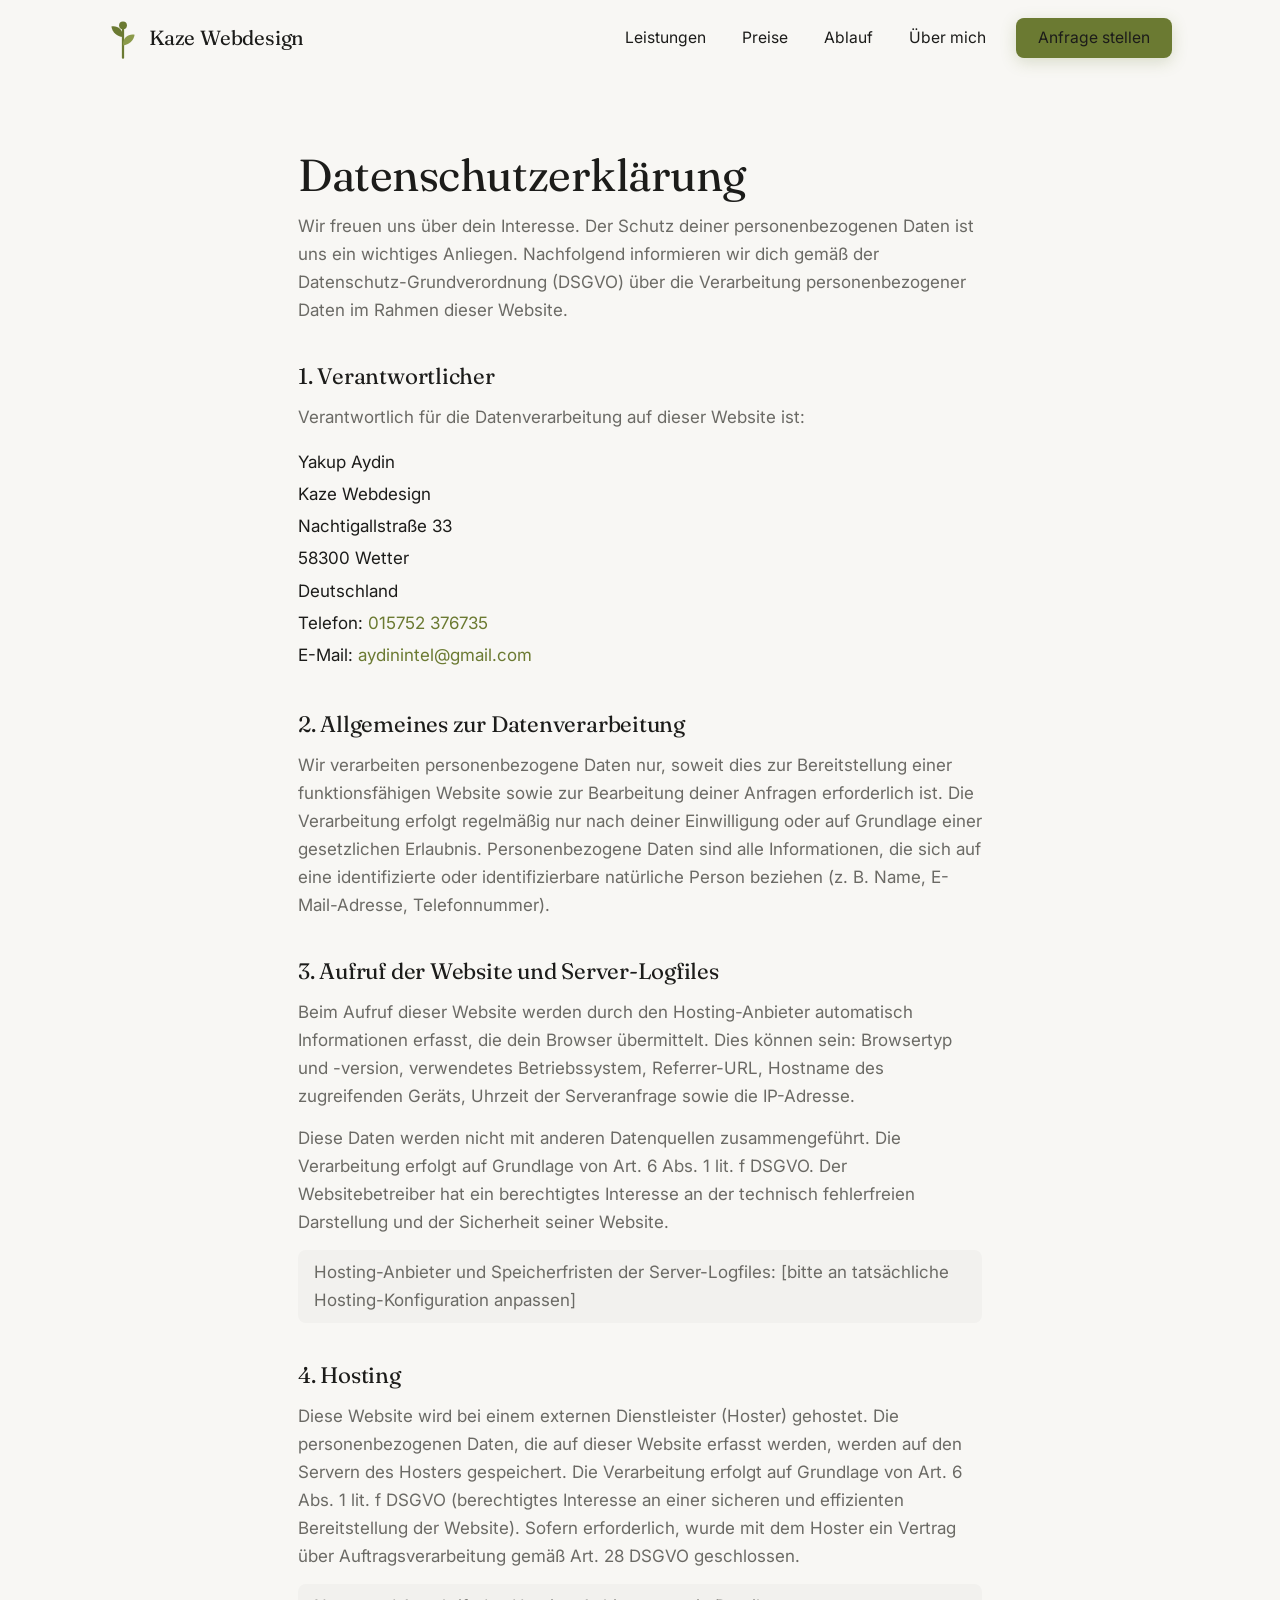
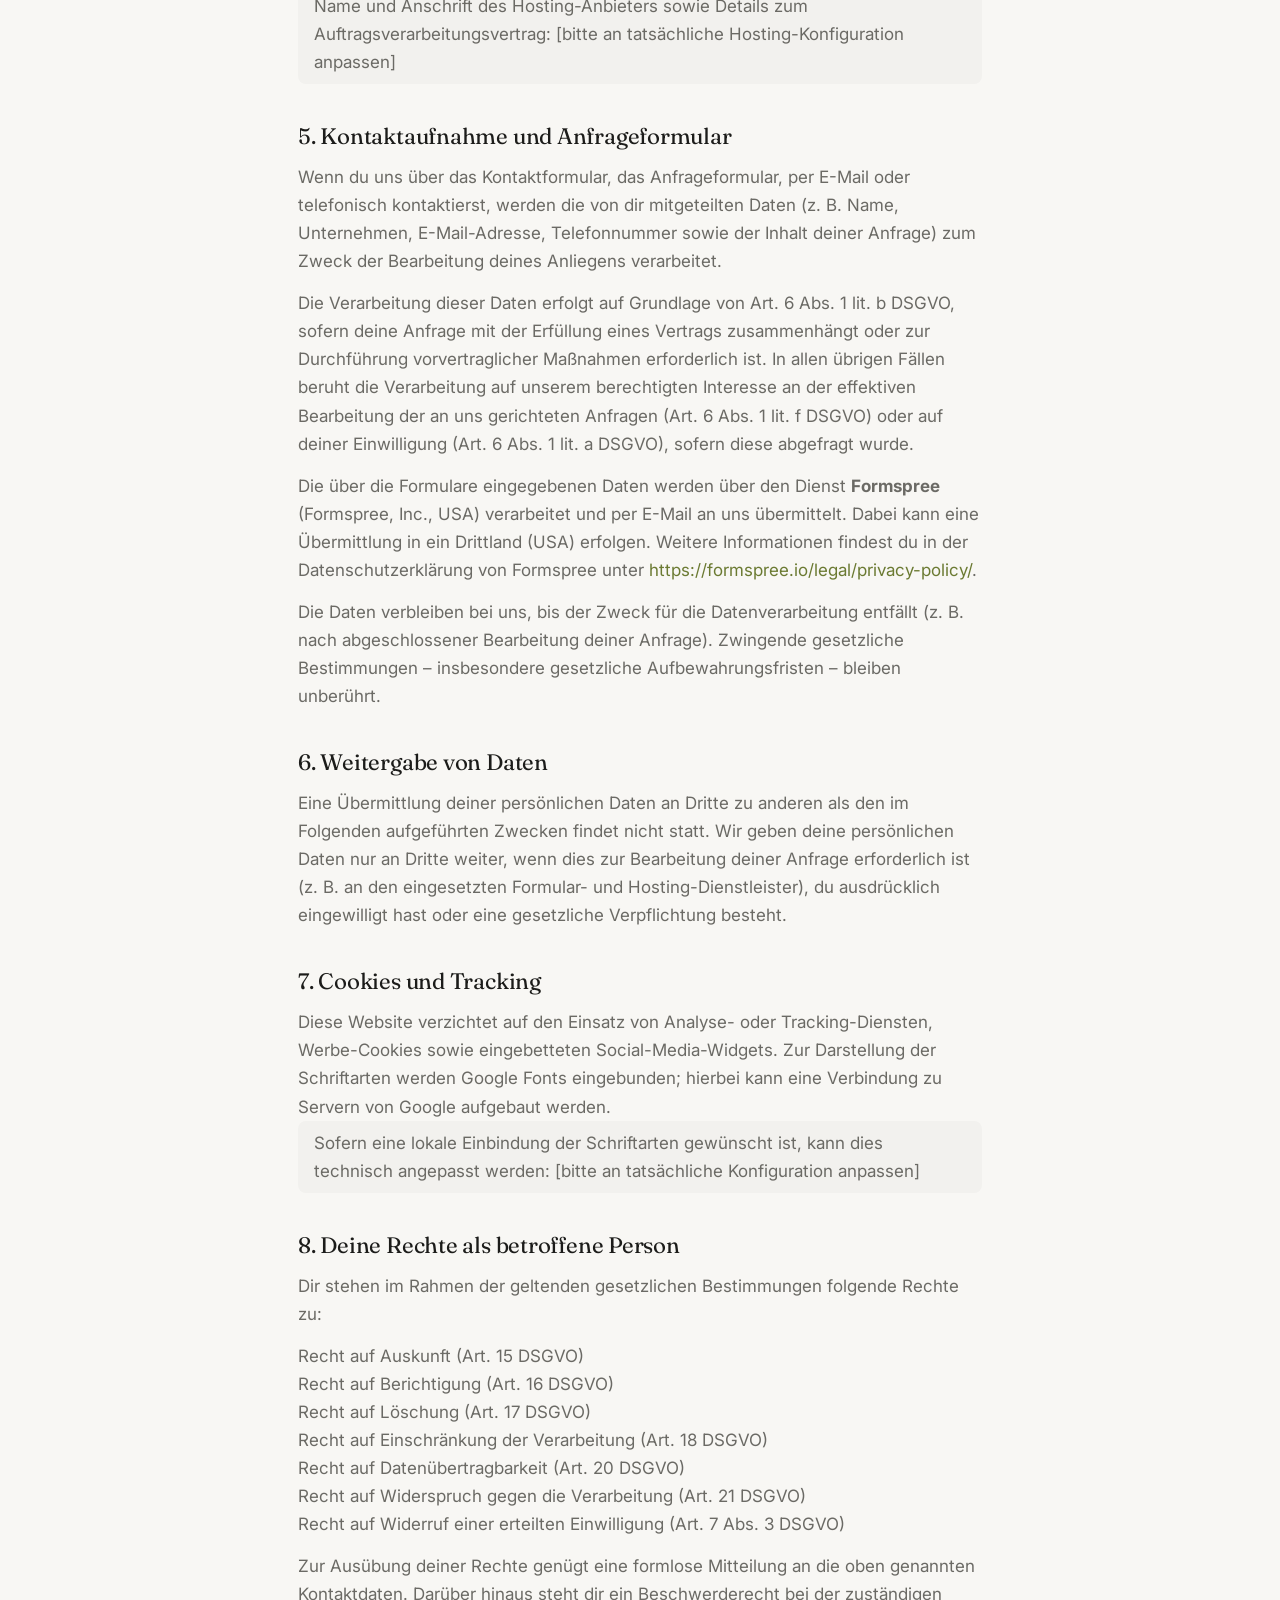
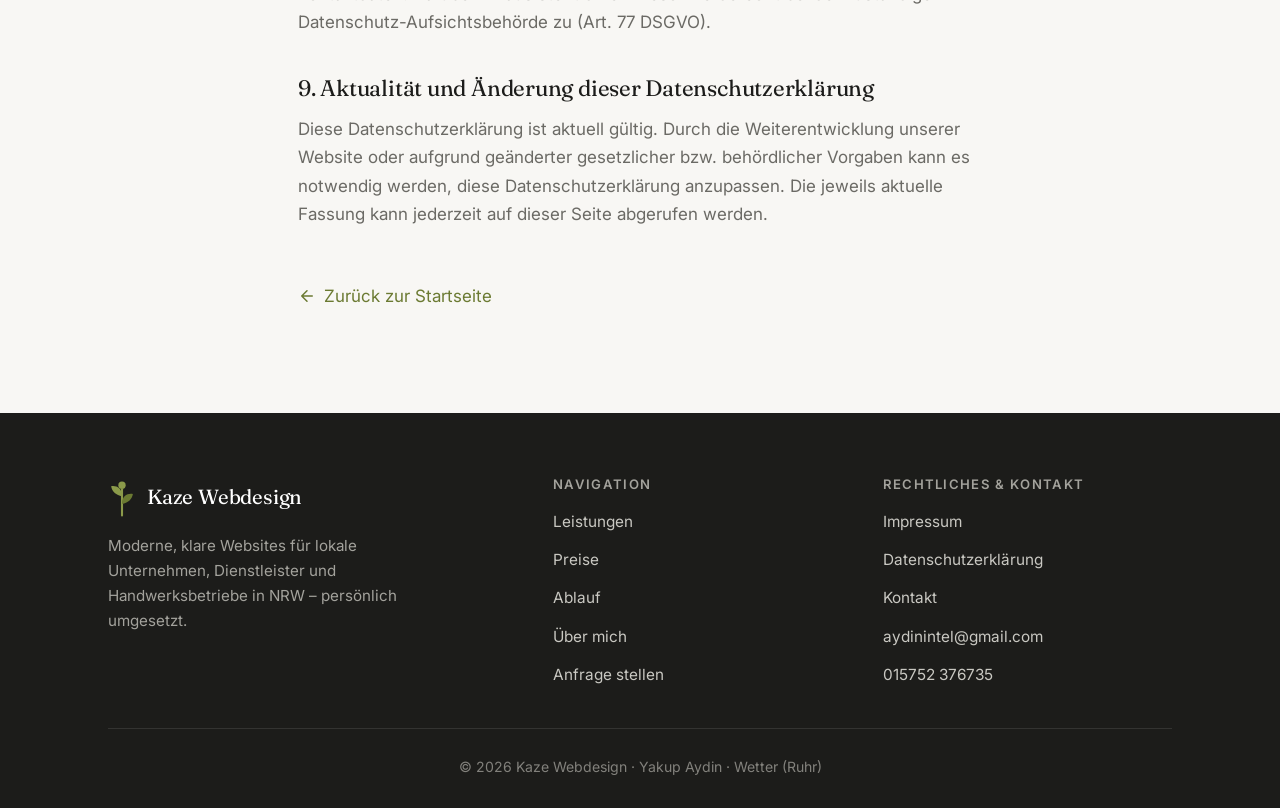
<file: datenschutz.html>
<!DOCTYPE html>
<html lang="de">
<head>
  <meta charset="UTF-8">
  <meta name="viewport" content="width=device-width, initial-scale=1.0">
  <title>Datenschutzerklärung — Kaze Webdesign</title>
  <meta name="description" content="Datenschutzerklärung von Kaze Webdesign (Inhaber: Yakup Aydin), Wetter (Ruhr) – Informationen zur Verarbeitung personenbezogener Daten gemäß DSGVO.">
  <meta name="robots" content="index, follow">
  <link rel="canonical" href="https://kaze-webdesign.de/datenschutz.html">
  <meta property="og:type" content="website">
  <meta property="og:title" content="Datenschutzerklärung — Kaze Webdesign">
  <meta property="og:description" content="Informationen zur Verarbeitung personenbezogener Daten gemäß DSGVO.">
  <meta property="og:locale" content="de_DE">

  <link rel="icon" href="data:image/svg+xml,<svg xmlns='http://www.w3.org/2000/svg' viewBox='0 0 32 44'><path d='M16 42V14' stroke='%236B7A32' stroke-width='2.4' fill='none' stroke-linecap='round'/><path d='M16 20c-6-1-11-5-12-11 6-1 11 3 12 9z' fill='%236B7A32'/><path d='M16 28c6-1 11-5 12-11-6-1-11 3-12 9z' fill='%238B9A4A'/><circle cx='16' cy='9' r='4' fill='%236B7A32'/></svg>">
  <link rel="preconnect" href="https://fonts.googleapis.com">
  <link rel="preconnect" href="https://fonts.gstatic.com" crossorigin>
  <link href="https://fonts.googleapis.com/css2?family=Fraunces:ital,opsz,wght@0,9..144,300;0,9..144,400;0,9..144,500;1,9..144,300;1,9..144,400&family=Inter:wght@300;400;500;600&display=swap" rel="stylesheet">
  <link rel="stylesheet" href="style.css">
</head>
<body>
  <a class="skip-link" href="#main">Zum Inhalt springen</a>

  <header class="nav scrolled" id="nav">
    <div class="container nav-inner">
      <a class="brand" href="index.html" aria-label="Kaze Webdesign — zur Startseite">
        <svg width="30" height="42" viewBox="0 0 32 44" fill="none" aria-hidden="true" focusable="false">
          <path d="M16 43V13" stroke="#6B7A32" stroke-width="2.4" stroke-linecap="round"/>
          <path d="M16 21c-6.5-1-11.5-5.2-12.4-11.4C10.2 8.4 15.4 12.6 16 19.2z" fill="#6B7A32"/>
          <path d="M16 30c6.5-1 11.5-5.2 12.4-11.4C21.8 17.4 16.6 21.6 16 27.8z" fill="#8B9A4A"/>
          <circle cx="16" cy="8.5" r="4.2" fill="#6B7A32"/>
        </svg>
        <span class="brand-name">Kaze Webdesign</span>
      </a>
      <nav class="nav-links" id="navLinks" aria-label="Hauptnavigation">
        <a href="index.html#leistungen">Leistungen</a>
        <a href="index.html#preise">Preise</a>
        <a href="index.html#ablauf">Ablauf</a>
        <a href="index.html#ueber-mich">Über mich</a>
        <a href="index.html#anfrage" class="btn btn-primary">Anfrage stellen</a>
      </nav>
      <button class="nav-toggle" id="navToggle" aria-label="Menü öffnen" aria-expanded="false" aria-controls="navLinks">
        <span></span><span></span><span></span>
      </button>
    </div>
  </header>
  <div class="nav-overlay" id="navOverlay" hidden></div>

  <main id="main" class="legal">
    <div class="container legal-wrap">
      <h1>Datenschutzerklärung</h1>
      <p class="lead">Wir freuen uns über dein Interesse. Der Schutz deiner personenbezogenen Daten ist uns ein wichtiges Anliegen. Nachfolgend informieren wir dich gemäß der Datenschutz-Grundverordnung (DSGVO) über die Verarbeitung personenbezogener Daten im Rahmen dieser Website.</p>

      <h2>1. Verantwortlicher</h2>
      <p>Verantwortlich für die Datenverarbeitung auf dieser Website ist:</p>
      <address>
        Yakup Aydin<br>
        Kaze Webdesign<br>
        Nachtigallstraße 33<br>
        58300 Wetter<br>
        Deutschland<br>
        Telefon: <a href="tel:+4915752376735">015752 376735</a><br>
        E-Mail: <a href="mailto:aydinintel@gmail.com">aydinintel@gmail.com</a>
      </address>

      <h2>2. Allgemeines zur Datenverarbeitung</h2>
      <p>Wir verarbeiten personenbezogene Daten nur, soweit dies zur Bereitstellung einer funktionsfähigen Website sowie zur Bearbeitung deiner Anfragen erforderlich ist. Die Verarbeitung erfolgt regelmäßig nur nach deiner Einwilligung oder auf Grundlage einer gesetzlichen Erlaubnis. Personenbezogene Daten sind alle Informationen, die sich auf eine identifizierte oder identifizierbare natürliche Person beziehen (z. B. Name, E-Mail-Adresse, Telefonnummer).</p>

      <h2>3. Aufruf der Website und Server-Logfiles</h2>
      <p>Beim Aufruf dieser Website werden durch den Hosting-Anbieter automatisch Informationen erfasst, die dein Browser übermittelt. Dies können sein: Browsertyp und -version, verwendetes Betriebssystem, Referrer-URL, Hostname des zugreifenden Geräts, Uhrzeit der Serveranfrage sowie die IP-Adresse.</p>
      <p>Diese Daten werden nicht mit anderen Datenquellen zusammengeführt. Die Verarbeitung erfolgt auf Grundlage von Art. 6 Abs. 1 lit. f DSGVO. Der Websitebetreiber hat ein berechtigtes Interesse an der technisch fehlerfreien Darstellung und der Sicherheit seiner Website.</p>
      <p><span class="muted-block">Hosting-Anbieter und Speicherfristen der Server-Logfiles: [bitte an tatsächliche Hosting-Konfiguration anpassen]</span></p>

      <h2>4. Hosting</h2>
      <p>Diese Website wird bei einem externen Dienstleister (Hoster) gehostet. Die personenbezogenen Daten, die auf dieser Website erfasst werden, werden auf den Servern des Hosters gespeichert. Die Verarbeitung erfolgt auf Grundlage von Art. 6 Abs. 1 lit. f DSGVO (berechtigtes Interesse an einer sicheren und effizienten Bereitstellung der Website). Sofern erforderlich, wurde mit dem Hoster ein Vertrag über Auftragsverarbeitung gemäß Art. 28 DSGVO geschlossen.</p>
      <p><span class="muted-block">Name und Anschrift des Hosting-Anbieters sowie Details zum Auftragsverarbeitungsvertrag: [bitte an tatsächliche Hosting-Konfiguration anpassen]</span></p>

      <h2>5. Kontaktaufnahme und Anfrageformular</h2>
      <p>Wenn du uns über das Kontaktformular, das Anfrageformular, per E-Mail oder telefonisch kontaktierst, werden die von dir mitgeteilten Daten (z. B. Name, Unternehmen, E-Mail-Adresse, Telefonnummer sowie der Inhalt deiner Anfrage) zum Zweck der Bearbeitung deines Anliegens verarbeitet.</p>
      <p>Die Verarbeitung dieser Daten erfolgt auf Grundlage von Art. 6 Abs. 1 lit. b DSGVO, sofern deine Anfrage mit der Erfüllung eines Vertrags zusammenhängt oder zur Durchführung vorvertraglicher Maßnahmen erforderlich ist. In allen übrigen Fällen beruht die Verarbeitung auf unserem berechtigten Interesse an der effektiven Bearbeitung der an uns gerichteten Anfragen (Art. 6 Abs. 1 lit. f DSGVO) oder auf deiner Einwilligung (Art. 6 Abs. 1 lit. a DSGVO), sofern diese abgefragt wurde.</p>
      <p>Die über die Formulare eingegebenen Daten werden über den Dienst <strong>Formspree</strong> (Formspree, Inc., USA) verarbeitet und per E-Mail an uns übermittelt. Dabei kann eine Übermittlung in ein Drittland (USA) erfolgen. Weitere Informationen findest du in der Datenschutzerklärung von Formspree unter <a href="https://formspree.io/legal/privacy-policy/" target="_blank" rel="noopener noreferrer">https://formspree.io/legal/privacy-policy/</a>.</p>
      <p>Die Daten verbleiben bei uns, bis der Zweck für die Datenverarbeitung entfällt (z. B. nach abgeschlossener Bearbeitung deiner Anfrage). Zwingende gesetzliche Bestimmungen – insbesondere gesetzliche Aufbewahrungsfristen – bleiben unberührt.</p>

      <h2>6. Weitergabe von Daten</h2>
      <p>Eine Übermittlung deiner persönlichen Daten an Dritte zu anderen als den im Folgenden aufgeführten Zwecken findet nicht statt. Wir geben deine persönlichen Daten nur an Dritte weiter, wenn dies zur Bearbeitung deiner Anfrage erforderlich ist (z. B. an den eingesetzten Formular- und Hosting-Dienstleister), du ausdrücklich eingewilligt hast oder eine gesetzliche Verpflichtung besteht.</p>

      <h2>7. Cookies und Tracking</h2>
      <p>Diese Website verzichtet auf den Einsatz von Analyse- oder Tracking-Diensten, Werbe-Cookies sowie eingebetteten Social-Media-Widgets. Zur Darstellung der Schriftarten werden Google Fonts eingebunden; hierbei kann eine Verbindung zu Servern von Google aufgebaut werden. <span class="muted-block">Sofern eine lokale Einbindung der Schriftarten gewünscht ist, kann dies technisch angepasst werden: [bitte an tatsächliche Konfiguration anpassen]</span></p>

      <h2>8. Deine Rechte als betroffene Person</h2>
      <p>Dir stehen im Rahmen der geltenden gesetzlichen Bestimmungen folgende Rechte zu:</p>
      <p>
        Recht auf Auskunft (Art. 15 DSGVO)<br>
        Recht auf Berichtigung (Art. 16 DSGVO)<br>
        Recht auf Löschung (Art. 17 DSGVO)<br>
        Recht auf Einschränkung der Verarbeitung (Art. 18 DSGVO)<br>
        Recht auf Datenübertragbarkeit (Art. 20 DSGVO)<br>
        Recht auf Widerspruch gegen die Verarbeitung (Art. 21 DSGVO)<br>
        Recht auf Widerruf einer erteilten Einwilligung (Art. 7 Abs. 3 DSGVO)
      </p>
      <p>Zur Ausübung deiner Rechte genügt eine formlose Mitteilung an die oben genannten Kontaktdaten. Darüber hinaus steht dir ein Beschwerderecht bei der zuständigen Datenschutz-Aufsichtsbehörde zu (Art. 77 DSGVO).</p>

      <h2>9. Aktualität und Änderung dieser Datenschutzerklärung</h2>
      <p>Diese Datenschutzerklärung ist aktuell gültig. Durch die Weiterentwicklung unserer Website oder aufgrund geänderter gesetzlicher bzw. behördlicher Vorgaben kann es notwendig werden, diese Datenschutzerklärung anzupassen. Die jeweils aktuelle Fassung kann jederzeit auf dieser Seite abgerufen werden.</p>

      <a class="back-home" href="index.html">
        <svg width="18" height="18" viewBox="0 0 24 24" fill="none" stroke="currentColor" stroke-width="2" stroke-linecap="round" stroke-linejoin="round" aria-hidden="true"><path d="M19 12H5M12 19l-7-7 7-7"/></svg>
        Zurück zur Startseite
      </a>
    </div>
  </main>

  <footer class="footer">
    <div class="container">
      <div class="footer-top">
        <div>
          <a class="brand" href="index.html" aria-label="Kaze Webdesign — zur Startseite">
            <svg width="28" height="40" viewBox="0 0 32 44" fill="none" aria-hidden="true" focusable="false">
              <path d="M16 43V13" stroke="#8B9A4A" stroke-width="2.4" stroke-linecap="round"/>
              <path d="M16 21c-6.5-1-11.5-5.2-12.4-11.4C10.2 8.4 15.4 12.6 16 19.2z" fill="#8B9A4A"/>
              <path d="M16 30c6.5-1 11.5-5.2 12.4-11.4C21.8 17.4 16.6 21.6 16 27.8z" fill="#6B7A32"/>
              <circle cx="16" cy="8.5" r="4.2" fill="#8B9A4A"/>
            </svg>
            <span class="brand-name">Kaze Webdesign</span>
          </a>
          <p class="footer-about">Moderne, klare Websites für lokale Unternehmen, Dienstleister und Handwerksbetriebe in NRW – persönlich umgesetzt.</p>
        </div>
        <div class="footer-col">
          <h4>Navigation</h4>
          <ul>
            <li><a href="index.html#leistungen">Leistungen</a></li>
            <li><a href="index.html#preise">Preise</a></li>
            <li><a href="index.html#ablauf">Ablauf</a></li>
            <li><a href="index.html#ueber-mich">Über mich</a></li>
            <li><a href="index.html#anfrage">Anfrage stellen</a></li>
          </ul>
        </div>
        <div class="footer-col">
          <h4>Rechtliches & Kontakt</h4>
          <ul>
            <li><a href="impressum.html">Impressum</a></li>
            <li><a href="datenschutz.html">Datenschutzerklärung</a></li>
            <li><a href="index.html#kontakt">Kontakt</a></li>
            <li><a href="mailto:aydinintel@gmail.com">aydinintel@gmail.com</a></li>
            <li><a href="tel:+4915752376735">015752 376735</a></li>
          </ul>
        </div>
      </div>
      <div class="footer-bottom">© <span class="copyright-year">2026</span> Kaze Webdesign · Yakup Aydin · Wetter (Ruhr)</div>
    </div>
  </footer>

  <script src="https://cdnjs.cloudflare.com/ajax/libs/gsap/3.12.5/gsap.min.js"></script>
  <script src="script.js"></script>
</body>
</html>
</file>
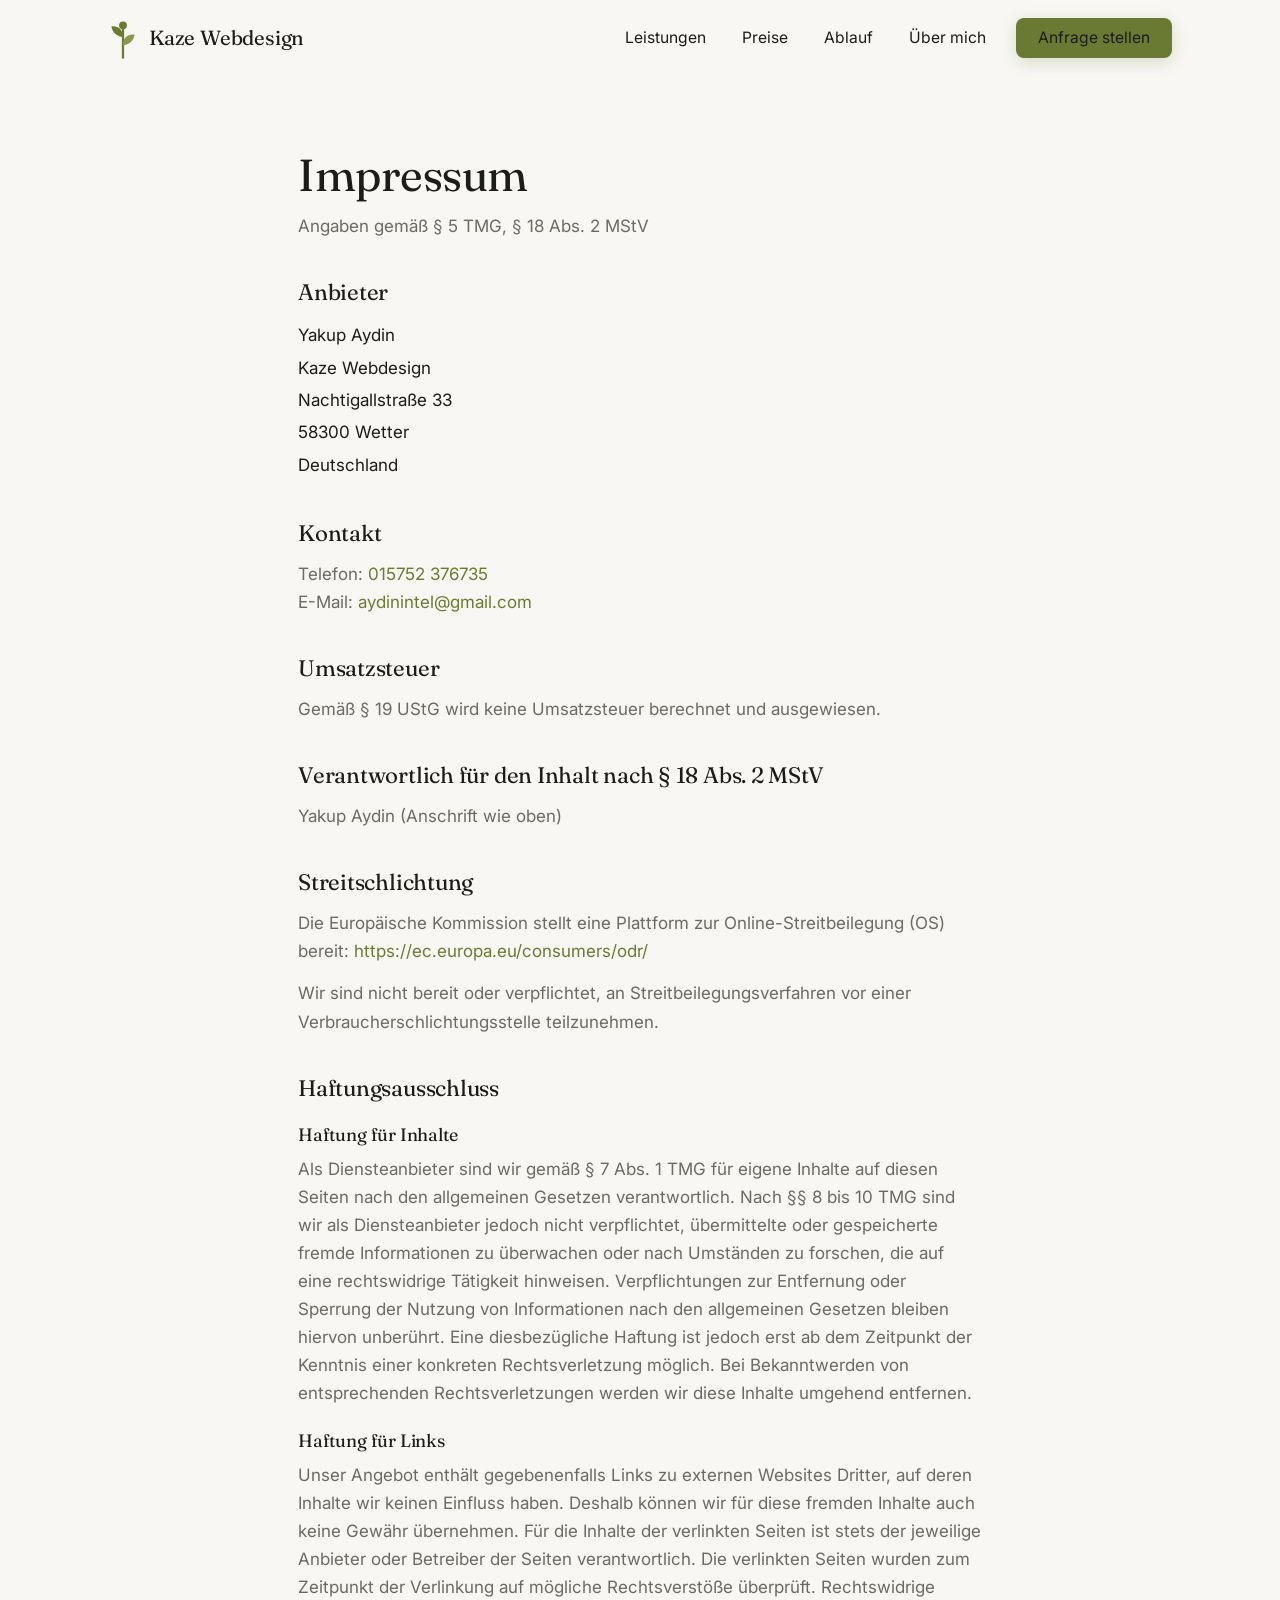
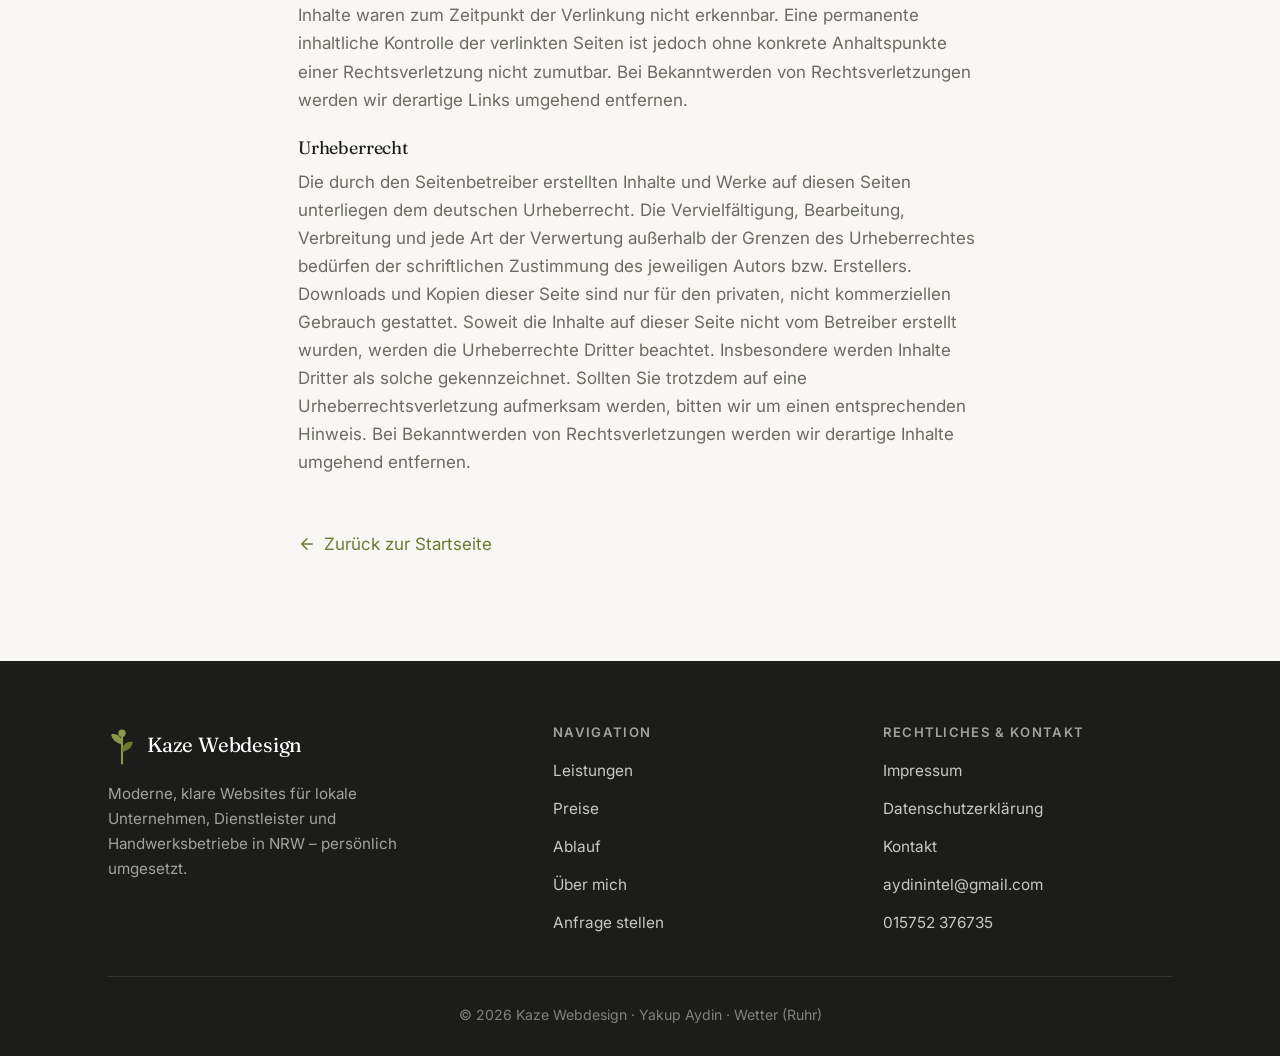
<file: impressum.html>
<!DOCTYPE html>
<html lang="de">
<head>
  <meta charset="UTF-8">
  <meta name="viewport" content="width=device-width, initial-scale=1.0">
  <title>Impressum — Kaze Webdesign</title>
  <meta name="description" content="Impressum von Kaze Webdesign (Inhaber: Yakup Aydin), Wetter (Ruhr) – Angaben gemäß § 5 TMG und § 18 MStV.">
  <meta name="robots" content="index, follow">
  <link rel="canonical" href="https://kaze-webdesign.de/impressum.html">
  <meta property="og:type" content="website">
  <meta property="og:title" content="Impressum — Kaze Webdesign">
  <meta property="og:description" content="Impressum von Kaze Webdesign, Wetter (Ruhr).">
  <meta property="og:locale" content="de_DE">

  <link rel="icon" href="data:image/svg+xml,<svg xmlns='http://www.w3.org/2000/svg' viewBox='0 0 32 44'><path d='M16 42V14' stroke='%236B7A32' stroke-width='2.4' fill='none' stroke-linecap='round'/><path d='M16 20c-6-1-11-5-12-11 6-1 11 3 12 9z' fill='%236B7A32'/><path d='M16 28c6-1 11-5 12-11-6-1-11 3-12 9z' fill='%238B9A4A'/><circle cx='16' cy='9' r='4' fill='%236B7A32'/></svg>">
  <link rel="preconnect" href="https://fonts.googleapis.com">
  <link rel="preconnect" href="https://fonts.gstatic.com" crossorigin>
  <link href="https://fonts.googleapis.com/css2?family=Fraunces:ital,opsz,wght@0,9..144,300;0,9..144,400;0,9..144,500;1,9..144,300;1,9..144,400&family=Inter:wght@300;400;500;600&display=swap" rel="stylesheet">
  <link rel="stylesheet" href="style.css">
</head>
<body>
  <a class="skip-link" href="#main">Zum Inhalt springen</a>

  <header class="nav scrolled" id="nav">
    <div class="container nav-inner">
      <a class="brand" href="index.html" aria-label="Kaze Webdesign — zur Startseite">
        <svg width="30" height="42" viewBox="0 0 32 44" fill="none" aria-hidden="true" focusable="false">
          <path d="M16 43V13" stroke="#6B7A32" stroke-width="2.4" stroke-linecap="round"/>
          <path d="M16 21c-6.5-1-11.5-5.2-12.4-11.4C10.2 8.4 15.4 12.6 16 19.2z" fill="#6B7A32"/>
          <path d="M16 30c6.5-1 11.5-5.2 12.4-11.4C21.8 17.4 16.6 21.6 16 27.8z" fill="#8B9A4A"/>
          <circle cx="16" cy="8.5" r="4.2" fill="#6B7A32"/>
        </svg>
        <span class="brand-name">Kaze Webdesign</span>
      </a>
      <nav class="nav-links" id="navLinks" aria-label="Hauptnavigation">
        <a href="index.html#leistungen">Leistungen</a>
        <a href="index.html#preise">Preise</a>
        <a href="index.html#ablauf">Ablauf</a>
        <a href="index.html#ueber-mich">Über mich</a>
        <a href="index.html#anfrage" class="btn btn-primary">Anfrage stellen</a>
      </nav>
      <button class="nav-toggle" id="navToggle" aria-label="Menü öffnen" aria-expanded="false" aria-controls="navLinks">
        <span></span><span></span><span></span>
      </button>
    </div>
  </header>
  <div class="nav-overlay" id="navOverlay" hidden></div>

  <main id="main" class="legal">
    <div class="container legal-wrap">
      <h1>Impressum</h1>
      <p class="lead">Angaben gemäß § 5 TMG, § 18 Abs. 2 MStV</p>

      <h2>Anbieter</h2>
      <address>
        Yakup Aydin<br>
        Kaze Webdesign<br>
        Nachtigallstraße 33<br>
        58300 Wetter<br>
        Deutschland
      </address>

      <h2>Kontakt</h2>
      <p>
        Telefon: <a href="tel:+4915752376735">015752 376735</a><br>
        E-Mail: <a href="mailto:aydinintel@gmail.com">aydinintel@gmail.com</a>
      </p>

      <h2>Umsatzsteuer</h2>
      <p>Gemäß § 19 UStG wird keine Umsatzsteuer berechnet und ausgewiesen.</p>

      <h2>Verantwortlich für den Inhalt nach § 18 Abs. 2 MStV</h2>
      <p>Yakup Aydin (Anschrift wie oben)</p>

      <h2>Streitschlichtung</h2>
      <p>Die Europäische Kommission stellt eine Plattform zur Online-Streitbeilegung (OS) bereit: <a href="https://ec.europa.eu/consumers/odr/" target="_blank" rel="noopener noreferrer">https://ec.europa.eu/consumers/odr/</a></p>
      <p>Wir sind nicht bereit oder verpflichtet, an Streitbeilegungsverfahren vor einer Verbraucherschlichtungsstelle teilzunehmen.</p>

      <h2>Haftungsausschluss</h2>
      <h3>Haftung für Inhalte</h3>
      <p>Als Diensteanbieter sind wir gemäß § 7 Abs. 1 TMG für eigene Inhalte auf diesen Seiten nach den allgemeinen Gesetzen verantwortlich. Nach §§ 8 bis 10 TMG sind wir als Diensteanbieter jedoch nicht verpflichtet, übermittelte oder gespeicherte fremde Informationen zu überwachen oder nach Umständen zu forschen, die auf eine rechtswidrige Tätigkeit hinweisen. Verpflichtungen zur Entfernung oder Sperrung der Nutzung von Informationen nach den allgemeinen Gesetzen bleiben hiervon unberührt. Eine diesbezügliche Haftung ist jedoch erst ab dem Zeitpunkt der Kenntnis einer konkreten Rechtsverletzung möglich. Bei Bekanntwerden von entsprechenden Rechtsverletzungen werden wir diese Inhalte umgehend entfernen.</p>

      <h3>Haftung für Links</h3>
      <p>Unser Angebot enthält gegebenenfalls Links zu externen Websites Dritter, auf deren Inhalte wir keinen Einfluss haben. Deshalb können wir für diese fremden Inhalte auch keine Gewähr übernehmen. Für die Inhalte der verlinkten Seiten ist stets der jeweilige Anbieter oder Betreiber der Seiten verantwortlich. Die verlinkten Seiten wurden zum Zeitpunkt der Verlinkung auf mögliche Rechtsverstöße überprüft. Rechtswidrige Inhalte waren zum Zeitpunkt der Verlinkung nicht erkennbar. Eine permanente inhaltliche Kontrolle der verlinkten Seiten ist jedoch ohne konkrete Anhaltspunkte einer Rechtsverletzung nicht zumutbar. Bei Bekanntwerden von Rechtsverletzungen werden wir derartige Links umgehend entfernen.</p>

      <h3>Urheberrecht</h3>
      <p>Die durch den Seitenbetreiber erstellten Inhalte und Werke auf diesen Seiten unterliegen dem deutschen Urheberrecht. Die Vervielfältigung, Bearbeitung, Verbreitung und jede Art der Verwertung außerhalb der Grenzen des Urheberrechtes bedürfen der schriftlichen Zustimmung des jeweiligen Autors bzw. Erstellers. Downloads und Kopien dieser Seite sind nur für den privaten, nicht kommerziellen Gebrauch gestattet. Soweit die Inhalte auf dieser Seite nicht vom Betreiber erstellt wurden, werden die Urheberrechte Dritter beachtet. Insbesondere werden Inhalte Dritter als solche gekennzeichnet. Sollten Sie trotzdem auf eine Urheberrechtsverletzung aufmerksam werden, bitten wir um einen entsprechenden Hinweis. Bei Bekanntwerden von Rechtsverletzungen werden wir derartige Inhalte umgehend entfernen.</p>

      <a class="back-home" href="index.html">
        <svg width="18" height="18" viewBox="0 0 24 24" fill="none" stroke="currentColor" stroke-width="2" stroke-linecap="round" stroke-linejoin="round" aria-hidden="true"><path d="M19 12H5M12 19l-7-7 7-7"/></svg>
        Zurück zur Startseite
      </a>
    </div>
  </main>

  <footer class="footer">
    <div class="container">
      <div class="footer-top">
        <div>
          <a class="brand" href="index.html" aria-label="Kaze Webdesign — zur Startseite">
            <svg width="28" height="40" viewBox="0 0 32 44" fill="none" aria-hidden="true" focusable="false">
              <path d="M16 43V13" stroke="#8B9A4A" stroke-width="2.4" stroke-linecap="round"/>
              <path d="M16 21c-6.5-1-11.5-5.2-12.4-11.4C10.2 8.4 15.4 12.6 16 19.2z" fill="#8B9A4A"/>
              <path d="M16 30c6.5-1 11.5-5.2 12.4-11.4C21.8 17.4 16.6 21.6 16 27.8z" fill="#6B7A32"/>
              <circle cx="16" cy="8.5" r="4.2" fill="#8B9A4A"/>
            </svg>
            <span class="brand-name">Kaze Webdesign</span>
          </a>
          <p class="footer-about">Moderne, klare Websites für lokale Unternehmen, Dienstleister und Handwerksbetriebe in NRW – persönlich umgesetzt.</p>
        </div>
        <div class="footer-col">
          <h4>Navigation</h4>
          <ul>
            <li><a href="index.html#leistungen">Leistungen</a></li>
            <li><a href="index.html#preise">Preise</a></li>
            <li><a href="index.html#ablauf">Ablauf</a></li>
            <li><a href="index.html#ueber-mich">Über mich</a></li>
            <li><a href="index.html#anfrage">Anfrage stellen</a></li>
          </ul>
        </div>
        <div class="footer-col">
          <h4>Rechtliches & Kontakt</h4>
          <ul>
            <li><a href="impressum.html">Impressum</a></li>
            <li><a href="datenschutz.html">Datenschutzerklärung</a></li>
            <li><a href="index.html#kontakt">Kontakt</a></li>
            <li><a href="mailto:aydinintel@gmail.com">aydinintel@gmail.com</a></li>
            <li><a href="tel:+4915752376735">015752 376735</a></li>
          </ul>
        </div>
      </div>
      <div class="footer-bottom">© <span class="copyright-year">2026</span> Kaze Webdesign · Yakup Aydin · Wetter (Ruhr)</div>
    </div>
  </footer>

  <script src="https://cdnjs.cloudflare.com/ajax/libs/gsap/3.12.5/gsap.min.js"></script>
  <script src="script.js"></script>
</body>
</html>
</file>
<file: style.css>
/* ==========================================================================
   Kaze Webdesign — style.css
   ========================================================================== */

:root {
  --bg: #F8F7F4;
  --bg-alt: #F2F1EE;
  --bg-accent: #EEF2E4;
  --text: #1C1C1A;
  --text-muted: #6B6A65;
  --accent: #6B7A32;
  --accent-hover: #556128;
  --accent-light: #8B9A4A;
  --border: #E5E3DD;
  --white: #FFFFFF;
  --shadow-sm: 0 2px 12px rgba(0,0,0,0.05);
  --shadow-md: 0 8px 32px rgba(0,0,0,0.08);
  --shadow-lg: 0 20px 60px rgba(0,0,0,0.12);
  --radius: 14px;
  --radius-sm: 8px;
  --ease: cubic-bezier(0.4, 0, 0.2, 1);
  --duration: 0.35s;
  --font-serif: 'Fraunces', Georgia, serif;
  --font-sans: 'Inter', system-ui, -apple-system, sans-serif;
  --section-y: 120px;
  --container-max: 1160px;
  --container-px: clamp(20px, 5vw, 48px);
}

/* ----------------------------- Reset / Base ----------------------------- */
*, *::before, *::after { box-sizing: border-box; }

* { margin: 0; padding: 0; }

html {
  scroll-behavior: smooth;
  scroll-padding-top: 90px;
  -webkit-text-size-adjust: 100%;
}

body {
  font-family: var(--font-sans);
  font-weight: 400;
  color: var(--text);
  background: var(--bg);
  line-height: 1.65;
  font-size: 17px;
  -webkit-font-smoothing: antialiased;
  -moz-osx-font-smoothing: grayscale;
  overflow-x: hidden;
}

img, svg { display: block; max-width: 100%; }

a { color: var(--accent); text-decoration: none; transition: color var(--duration) var(--ease); }
a:hover { color: var(--accent-hover); }

h1, h2, h3, h4 { font-family: var(--font-serif); font-weight: 400; line-height: 1.12; letter-spacing: -0.01em; }

ul { list-style: none; }

button { font-family: inherit; cursor: pointer; border: none; background: none; }

/* Accessibility helpers */
.skip-link {
  position: absolute;
  left: 16px;
  top: -60px;
  background: var(--accent);
  color: var(--white);
  padding: 10px 18px;
  border-radius: var(--radius-sm);
  z-index: 2000;
  transition: top var(--duration) var(--ease);
}
.skip-link:focus { top: 16px; color: var(--white); }

:focus-visible { outline: 2px solid var(--accent); outline-offset: 3px; border-radius: 2px; }

.visually-hidden {
  position: absolute; width: 1px; height: 1px; padding: 0; margin: -1px;
  overflow: hidden; clip: rect(0,0,0,0); white-space: nowrap; border: 0;
}

/* ----------------------------- Layout ----------------------------- */
.container {
  max-width: var(--container-max);
  margin: 0 auto;
  padding: 0 var(--container-px);
  width: 100%;
}

section { padding: var(--section-y) 0; position: relative; }

.section-head { max-width: 640px; margin: 0 auto 64px; text-align: center; }
.section-head.left { margin-left: 0; text-align: left; }

.eyebrow {
  display: inline-flex; align-items: center; gap: 10px;
  font-size: 0.8rem; font-weight: 500; letter-spacing: 0.14em; text-transform: uppercase;
  color: var(--accent); margin-bottom: 18px;
}
.eyebrow::before {
  content: ""; width: 26px; height: 1.5px; background: var(--accent); display: inline-block;
}

h2.section-title { font-size: clamp(2rem, 4vw, 3rem); margin-bottom: 18px; }
.section-sub { color: var(--text-muted); font-size: 1.08rem; }

/* ----------------------------- Buttons ----------------------------- */
.btn {
  display: inline-flex; align-items: center; justify-content: center; gap: 9px;
  font-family: var(--font-sans); font-size: 1rem; font-weight: 500;
  padding: 15px 30px; border-radius: var(--radius-sm); cursor: pointer;
  transition: background var(--duration) var(--ease), color var(--duration) var(--ease),
              transform var(--duration) var(--ease), box-shadow var(--duration) var(--ease),
              border-color var(--duration) var(--ease);
  text-align: center; line-height: 1;
}
.btn-primary { background: var(--accent); color: var(--white); box-shadow: 0 4px 16px rgba(107,122,50,0.22); }
.btn-primary:hover { background: var(--accent-hover); color: var(--white); transform: translateY(-2px); box-shadow: 0 10px 28px rgba(107,122,50,0.30); }
.btn-secondary { background: transparent; color: var(--text); border: 1.5px solid var(--border); }
.btn-secondary:hover { border-color: var(--accent); color: var(--accent); transform: translateY(-2px); }
.btn-ghost { background: transparent; color: var(--text-muted); border: 1.5px solid var(--border); }
.btn-ghost:hover { border-color: var(--accent); color: var(--accent); }
.btn-block { width: 100%; }

/* ----------------------------- Navigation ----------------------------- */
.nav {
  position: fixed; top: 0; left: 0; width: 100%; z-index: 1000;
  background: transparent;
  transition: background var(--duration) var(--ease), box-shadow var(--duration) var(--ease),
              border-color var(--duration) var(--ease);
  border-bottom: 1px solid transparent;
}
.nav.scrolled { background: rgba(248,247,244,0.9); backdrop-filter: blur(12px); box-shadow: var(--shadow-sm); border-bottom-color: var(--border); }

.nav-inner { display: flex; align-items: center; justify-content: space-between; height: 76px; }

.brand { display: inline-flex; align-items: center; gap: 11px; color: var(--text); }
.brand:hover { color: var(--text); }
.brand svg { flex: none; }
.brand-name { font-family: var(--font-serif); font-weight: 400; font-size: 1.28rem; letter-spacing: -0.01em; }

.nav-links { display: flex; align-items: center; gap: 8px; }
.nav-links a { color: var(--text); font-size: 0.98rem; font-weight: 400; padding: 9px 14px; border-radius: var(--radius-sm); position: relative; }
.nav-links a:not(.btn):hover { color: var(--accent); background: rgba(107,122,50,0.07); }
.nav-links a.active:not(.btn) { color: var(--accent); }
.nav-links .btn { margin-left: 8px; padding: 12px 22px; }

/* Hamburger */
.nav-toggle {
  display: none; width: 44px; height: 44px; position: relative; z-index: 1200;
  border-radius: var(--radius-sm);
}
.nav-toggle span {
  position: absolute; left: 11px; width: 22px; height: 2px; background: var(--text); border-radius: 2px;
  transition: transform var(--duration) var(--ease), opacity var(--duration) var(--ease), top var(--duration) var(--ease);
}
.nav-toggle span:nth-child(1) { top: 15px; }
.nav-toggle span:nth-child(2) { top: 21px; }
.nav-toggle span:nth-child(3) { top: 27px; }
.nav-toggle.open span:nth-child(1) { top: 21px; transform: rotate(45deg); }
.nav-toggle.open span:nth-child(2) { opacity: 0; }
.nav-toggle.open span:nth-child(3) { top: 21px; transform: rotate(-45deg); }

/* ----------------------------- Hero ----------------------------- */
.hero {
  min-height: 100vh; display: flex; align-items: center;
  padding-top: 120px; padding-bottom: 80px;
  background:
    radial-gradient(60% 55% at 85% 20%, rgba(238,242,228,0.7) 0%, rgba(238,242,228,0) 60%),
    var(--bg);
}
.hero-grid { display: grid; grid-template-columns: 1.05fr 0.95fr; gap: 48px; align-items: center; width: 100%; }

.hero-label {
  display: inline-flex; align-items: center; gap: 10px;
  font-size: 0.86rem; color: var(--text-muted); font-weight: 500; letter-spacing: 0.04em; margin-bottom: 26px;
}
.hero-label .dot { width: 8px; height: 8px; border-radius: 50%; background: var(--accent); flex: none; box-shadow: 0 0 0 4px rgba(107,122,50,0.15); }

.hero h1 { font-size: clamp(2.6rem, 6vw, 4.4rem); line-height: 1.06; margin-bottom: 28px; }
.hero h1 .line { display: block; overflow: hidden; }
.hero h1 .line .inner { display: block; }

.hero-sub { font-size: 1.14rem; color: var(--text-muted); max-width: 520px; margin-bottom: 36px; }

.hero-actions { display: flex; flex-wrap: wrap; gap: 14px; margin-bottom: 30px; }

.hero-trust { display: inline-flex; align-items: center; gap: 10px; color: var(--text-muted); font-size: 0.95rem; font-style: italic; }
.hero-trust svg { color: var(--accent); flex: none; }

/* Hero illustration */
.hero-visual { position: relative; display: flex; justify-content: center; align-items: center; min-height: 420px; }
.hero-plant-wrap { position: relative; width: 100%; max-width: 380px; }
.hero-plant { width: 100%; height: auto; }

/* ----------------------------- Problem ----------------------------- */
.grid-cards { display: grid; grid-template-columns: repeat(auto-fit, minmax(300px, 1fr)); gap: 24px; }

.problem-card {
  background: var(--white); border: 1px solid var(--border); border-radius: var(--radius);
  padding: 30px; transition: transform var(--duration) var(--ease), box-shadow var(--duration) var(--ease), border-color var(--duration) var(--ease);
}
.problem-card:hover { transform: translateY(-4px); box-shadow: var(--shadow-md); border-color: transparent; }
.icon-badge {
  width: 48px; height: 48px; border-radius: 12px; background: var(--bg-accent);
  display: flex; align-items: center; justify-content: center; color: var(--accent); margin-bottom: 18px;
}
.problem-card h3 { font-size: 1.22rem; margin-bottom: 9px; }
.problem-card p { color: var(--text-muted); font-size: 0.98rem; }

/* ----------------------------- Leistungen ----------------------------- */
#leistungen { background: var(--bg-alt); }
.service-card {
  background: var(--white); border: 1px solid var(--border); border-radius: var(--radius);
  padding: 32px 30px; position: relative; overflow: hidden;
  transition: transform var(--duration) var(--ease), box-shadow var(--duration) var(--ease), border-color var(--duration) var(--ease);
}
.service-card::before {
  content: ""; position: absolute; top: 0; left: 0; height: 3px; width: 100%;
  background: linear-gradient(90deg, var(--accent), var(--accent-light));
  transform: scaleX(0); transform-origin: left; transition: transform var(--duration) var(--ease);
}
.service-card:hover { transform: translateY(-5px); box-shadow: var(--shadow-md); border-color: transparent; }
.service-card:hover::before { transform: scaleX(1); }
.service-card h3 { font-size: 1.24rem; margin-bottom: 10px; }
.service-card p { color: var(--text-muted); font-size: 0.98rem; }

/* ----------------------------- Preise ----------------------------- */
.price-grid { display: grid; grid-template-columns: repeat(2, 1fr); gap: 28px; max-width: 900px; margin: 0 auto; align-items: stretch; }
.price-card {
  background: var(--white); border: 1px solid var(--border); border-radius: var(--radius);
  padding: 40px 34px; position: relative; display: flex; flex-direction: column;
  transition: transform var(--duration) var(--ease), box-shadow var(--duration) var(--ease);
}
.price-card:hover { transform: translateY(-6px); box-shadow: var(--shadow-lg); }
.price-card--featured { border: 2px solid var(--accent); box-shadow: var(--shadow-md); }
.price-badge {
  position: absolute; top: 22px; right: 22px; background: var(--accent); color: var(--white);
  font-size: 0.74rem; font-weight: 600; letter-spacing: 0.08em; text-transform: uppercase;
  padding: 6px 12px; border-radius: 100px;
}
.price-name { font-family: var(--font-serif); font-size: 1.5rem; margin-bottom: 6px; }
.price-tag { display: flex; align-items: baseline; gap: 8px; margin: 14px 0 4px; }
.price-tag .amount { font-family: var(--font-serif); font-size: 3rem; line-height: 1; color: var(--text); }
.price-note { color: var(--text-muted); font-size: 0.92rem; margin-bottom: 26px; }
.price-features { display: flex; flex-direction: column; gap: 13px; margin-bottom: 30px; flex: 1; }
.price-features li { display: flex; align-items: flex-start; gap: 11px; font-size: 0.98rem; color: var(--text); }
.price-features li svg { color: var(--accent); flex: none; margin-top: 3px; }
.price-fine { max-width: 620px; margin: 44px auto 0; text-align: center; color: var(--text-muted); font-size: 0.94rem; }
.price-fine p { margin-bottom: 6px; }

/* Add-ons */
.addons-section { max-width: 900px; margin: 60px auto 0; }
.addons-title { font-family: var(--font-serif); font-size: 1.7rem; text-align: center; margin-bottom: 8px; }
.addons-intro { text-align: center; color: var(--text-muted); font-size: 1rem; margin-bottom: 32px; }
.addons-grid { display: grid; grid-template-columns: repeat(2, 1fr); gap: 24px; }
.addon-card {
  background: var(--white); border: 1px solid var(--border); border-radius: var(--radius);
  padding: 28px 26px; transition: transform var(--duration) var(--ease), box-shadow var(--duration) var(--ease);
}
.addon-card:hover { transform: translateY(-4px); box-shadow: var(--shadow-md); }
.addon-header { display: flex; align-items: flex-start; gap: 16px; margin-bottom: 14px; }
.addon-header .icon-badge { flex: none; }
.addon-name { font-family: var(--font-serif); font-size: 1.15rem; margin-bottom: 4px; }
.addon-price { font-family: var(--font-serif); font-size: 1.4rem; color: var(--accent); }
.addon-price .price-suffix { font-family: var(--font-sans); font-size: 0.88rem; color: var(--text-muted); font-weight: 400; }
.addon-desc { color: var(--text-muted); font-size: 0.96rem; line-height: 1.6; }

/* ----------------------------- Ablauf ----------------------------- */
#ablauf { background: var(--bg-accent); }
.timeline { max-width: 760px; margin: 0 auto; position: relative; }
.timeline::before {
  content: ""; position: absolute; left: 23px; top: 12px; bottom: 12px; width: 2px;
  background: linear-gradient(var(--accent-light), rgba(139,154,74,0.25));
}
.timeline-step { display: grid; grid-template-columns: 48px 1fr; gap: 24px; padding-bottom: 34px; position: relative; }
.timeline-step:last-child { padding-bottom: 0; }
.step-num {
  width: 48px; height: 48px; border-radius: 50%; background: var(--accent); color: var(--white);
  display: flex; align-items: center; justify-content: center; font-family: var(--font-serif);
  font-size: 1.2rem; z-index: 1; box-shadow: 0 0 0 6px var(--bg-accent);
}
.timeline-body { padding-top: 6px; }
.timeline-body h3 { font-size: 1.22rem; margin-bottom: 6px; }
.timeline-body p { color: var(--text-muted); font-size: 0.99rem; }
.timeline-hint {
  max-width: 760px; margin: 40px auto 0; text-align: center; color: var(--text-muted);
  font-size: 0.95rem; font-style: italic;
}

/* ----------------------------- Über mich ----------------------------- */
.about-grid { display: grid; grid-template-columns: 0.8fr 1.2fr; gap: 56px; align-items: center; }
.about-visual { position: relative; display: flex; justify-content: center; }
.about-visual .card-frame {
  background: var(--bg-accent); border-radius: var(--radius); padding: 48px; width: 100%;
  display: flex; justify-content: center; align-items: center; box-shadow: var(--shadow-sm);
}
.about-body h2 { margin-bottom: 22px; }
.about-body p { color: var(--text-muted); margin-bottom: 18px; }
.about-body p strong { color: var(--text); font-weight: 500; }
.about-list { display: flex; flex-direction: column; gap: 12px; margin: 24px 0; }
.about-list li { display: flex; align-items: flex-start; gap: 12px; color: var(--text); }
.about-list li svg { color: var(--accent); flex: none; margin-top: 4px; }
.kaizen-note {
  background: var(--bg-alt); border-left: 3px solid var(--accent); border-radius: var(--radius-sm);
  padding: 22px 26px; margin-top: 28px; font-size: 0.99rem; color: var(--text-muted);
}

/* ----------------------------- Formular (Anfrage) ----------------------------- */
#anfrage { background: var(--bg-alt); }
.form-wrap { max-width: 720px; margin: 0 auto; background: var(--white); border: 1px solid var(--border); border-radius: var(--radius); padding: clamp(26px, 4vw, 48px); box-shadow: var(--shadow-sm); }

.progress-head { margin-bottom: 30px; }
.progress-meta { display: flex; justify-content: space-between; align-items: baseline; margin-bottom: 12px; font-size: 0.9rem; }
.progress-meta .step-count { color: var(--accent); font-weight: 600; }
.progress-meta .step-title { color: var(--text); font-family: var(--font-serif); font-size: 1.15rem; }
.progress-bar { height: 6px; background: var(--border); border-radius: 100px; overflow: hidden; }
.progress-bar .fill { height: 100%; width: 11%; background: linear-gradient(90deg, var(--accent), var(--accent-light)); border-radius: 100px; }

.form-steps { position: relative; overflow: hidden; }
.form-step { display: none; }
.form-step.active { display: block; }
.form-step > .field:first-of-type { margin-top: 0; }

.field { margin: 20px 0 0; }
.field label { display: block; font-size: 0.94rem; font-weight: 500; margin-bottom: 8px; color: var(--text); }
.field .req { color: var(--accent); }
.field input[type="text"],
.field input[type="email"],
.field input[type="tel"],
.field textarea,
.field select {
  width: 100%; font-family: inherit; font-size: 1rem; color: var(--text);
  padding: 13px 15px; border: 1.5px solid var(--border); border-radius: var(--radius-sm);
  background: var(--bg); transition: border-color var(--duration) var(--ease), box-shadow var(--duration) var(--ease), background var(--duration) var(--ease);
}
.field textarea { min-height: 110px; resize: vertical; }
.field input:focus, .field textarea:focus, .field select:focus {
  outline: none; border-color: var(--accent); background: var(--white); box-shadow: 0 0 0 4px rgba(107,122,50,0.12);
}
.field input.invalid, .field textarea.invalid { border-color: #c0492e; }
.field-error { display: none; color: #c0492e; font-size: 0.85rem; margin-top: 6px; }
.field-error.show { display: block; }
.field-hint { color: var(--text-muted); font-size: 0.85rem; margin-top: 6px; }

.field-row { display: grid; grid-template-columns: 1fr 1fr; gap: 16px; }

/* Choice groups (checkbox / radio) */
.choice-group { display: grid; grid-template-columns: repeat(auto-fit, minmax(220px, 1fr)); gap: 12px; margin-top: 6px; }
.choice {
  display: flex; align-items: flex-start; gap: 16px; padding: 13px 16px; border: 1.5px solid var(--border);
  border-radius: var(--radius-sm); background: var(--bg); cursor: pointer;
  transition: border-color var(--duration) var(--ease), background var(--duration) var(--ease);
  font-size: 0.96rem; line-height: 1.5;
}
.choice:hover { border-color: var(--accent-light); }
.choice input { width: 18px; height: 18px; accent-color: var(--accent); flex: none; cursor: pointer; margin: 2px 0 0 0; vertical-align: top; }
.choice:has(input:checked) { border-color: var(--accent); background: var(--bg-accent); }

.form-nav { display: flex; justify-content: space-between; gap: 14px; margin-top: 34px; }
.form-nav .spacer { flex: 1; }

.form-success {
  display: none; text-align: center; padding: 30px 10px;
}
.form-success.show { display: block; }
.form-success .success-icon {
  width: 72px; height: 72px; border-radius: 50%; background: var(--bg-accent); color: var(--accent);
  display: flex; align-items: center; justify-content: center; margin: 0 auto 22px;
}
.form-success h3 { font-size: 1.6rem; margin-bottom: 12px; }
.form-success p { color: var(--text-muted); max-width: 460px; margin: 0 auto; }

/* ----------------------------- Kontakt ----------------------------- */
.contact-grid { display: grid; grid-template-columns: 1fr 1.1fr; gap: 56px; align-items: start; }
.contact-info h2 { margin-bottom: 18px; }
.contact-info > p { color: var(--text-muted); margin-bottom: 30px; }
.contact-list { display: flex; flex-direction: column; gap: 20px; }
.contact-item { display: flex; gap: 16px; align-items: flex-start; }
.contact-item .icon-badge { margin-bottom: 0; width: 44px; height: 44px; flex: none; }
.contact-item .c-label { font-size: 0.82rem; color: var(--text-muted); text-transform: uppercase; letter-spacing: 0.06em; margin-bottom: 3px; }
.contact-item .c-value { color: var(--text); font-size: 1.02rem; }
.contact-item a.c-value:hover { color: var(--accent); }

.contact-form { background: var(--white); border: 1px solid var(--border); border-radius: var(--radius); padding: clamp(24px, 4vw, 40px); box-shadow: var(--shadow-sm); }
.contact-form h3 { font-size: 1.4rem; margin-bottom: 6px; }
.contact-form > p { color: var(--text-muted); font-size: 0.95rem; margin-bottom: 20px; }

.privacy-note { font-size: 0.85rem; color: var(--text-muted); margin-top: 18px; }

/* ----------------------------- Footer ----------------------------- */
.footer { background: var(--text); color: #C9C8C2; padding: 64px 0 30px; }
.footer-top { display: grid; grid-template-columns: 1.4fr 1fr 1fr; gap: 40px; padding-bottom: 40px; border-bottom: 1px solid rgba(255,255,255,0.1); }
.footer .brand { color: var(--white); margin-bottom: 16px; }
.footer .brand:hover { color: var(--white); }
.footer .brand-name { color: var(--white); }
.footer-about { font-size: 0.95rem; color: #A3A29C; max-width: 320px; }
.footer-col h4 { font-family: var(--font-sans); font-size: 0.82rem; text-transform: uppercase; letter-spacing: 0.1em; color: #A3A29C; margin-bottom: 16px; font-weight: 600; }
.footer-col ul { display: flex; flex-direction: column; gap: 10px; }
.footer-col a { color: #C9C8C2; font-size: 0.96rem; }
.footer-col a:hover { color: var(--white); }
.footer-bottom { padding-top: 26px; text-align: center; font-size: 0.88rem; color: #82817C; }

/* ----------------------------- Legal pages ----------------------------- */
.legal { padding-top: 150px; padding-bottom: 100px; }
.legal-wrap { max-width: 780px; margin: 0 auto; }
.legal h1 { font-size: clamp(2rem, 4vw, 2.8rem); margin-bottom: 12px; }
.legal .lead { color: var(--text-muted); margin-bottom: 40px; }
.legal h2 { font-size: 1.4rem; margin: 40px 0 14px; }
.legal h3 { font-size: 1.12rem; font-family: var(--font-serif); margin: 24px 0 10px; }
.legal p { color: var(--text-muted); margin-bottom: 14px; }
.legal address { font-style: normal; color: var(--text); margin-bottom: 14px; line-height: 1.9; }
.legal a { word-break: break-word; }
.legal .muted-block { background: var(--bg-alt); border-radius: var(--radius-sm); padding: 8px 16px; display: inline-block; }
.back-home { display: inline-flex; align-items: center; gap: 8px; margin-top: 40px; }

/* ----------------------------- Reveal (GSAP fallback) ----------------------------- */
.reveal { opacity: 0; }
.no-js .reveal, .reveal.is-visible { opacity: 1; }

/* ----------------------------- Plant animations ----------------------------- */
@keyframes floatPlant { 0% { transform: translateY(0); } 100% { transform: translateY(-14px); } }
@keyframes leafWobble1 { 0%,100% { transform: rotate(0deg); } 50% { transform: rotate(1.5deg); } }
@keyframes leafWobble2 { 0%,100% { transform: rotate(0deg); } 50% { transform: rotate(-1.5deg); } }

.hero-plant { animation: floatPlant 4s ease-in-out infinite alternate; }
.leaf-1 { animation: leafWobble1 5s ease-in-out infinite; transform-origin: bottom center; }
.leaf-2 { animation: leafWobble2 6s ease-in-out infinite 0.5s; transform-origin: bottom center; }
.leaf-3 { animation: leafWobble1 5.5s ease-in-out infinite 0.3s; transform-origin: bottom center; }
.leaf-4 { animation: leafWobble2 6.5s ease-in-out infinite 0.8s; transform-origin: bottom center; }
.leaf-5 { animation: leafWobble1 5.2s ease-in-out infinite 1s; transform-origin: bottom center; }

/* ----------------------------- Responsive ----------------------------- */
@media (max-width: 900px) {
  .about-grid { grid-template-columns: 1fr; gap: 40px; }
  .about-visual { order: -1; }
  .contact-grid { grid-template-columns: 1fr; gap: 36px; }
  .footer-top { grid-template-columns: 1fr 1fr; }
}

@media (max-width: 768px) {
  :root { --section-y: 84px; }
  .nav { z-index: 1500; }
  .nav-toggle { display: block; position: relative; z-index: 2100; }
  .nav-links {
    position: fixed; top: 0; right: 0; height: 100vh; width: min(80vw, 320px);
    flex-direction: column; align-items: stretch; justify-content: flex-start;
    background: var(--white); box-shadow: var(--shadow-lg); padding: 100px 24px 40px; gap: 6px;
    transform: translateX(100%); transition: transform var(--duration) var(--ease);
    z-index: 2000; overflow-y: auto;
  }
  .nav-links.open { transform: translateX(0); }
  .nav-links a { padding: 14px 16px; font-size: 1.05rem; border-radius: var(--radius-sm); }
  .nav-links .btn { margin-left: 0; margin-top: 10px; }
  .nav-overlay {
    position: fixed; inset: 0; background: rgba(28,28,26,0.4); 
    opacity: 0; visibility: hidden;
    transition: opacity var(--duration) var(--ease), visibility var(--duration) var(--ease); 
    z-index: 1400;
  }
  .nav-overlay.open { opacity: 1; visibility: visible; }

  .hero { min-height: auto; padding-top: 110px; }
  .hero-grid { grid-template-columns: 1fr; gap: 20px; text-align: left; }
  .hero-visual { order: -1; min-height: 260px; }
  .hero-plant-wrap { max-width: 240px; }
  .hero-actions .btn { flex: 1; }

  .price-grid { grid-template-columns: 1fr; }
  .addons-grid { grid-template-columns: 1fr; }
  .field-row { grid-template-columns: 1fr; }
  .footer-top { grid-template-columns: 1fr; gap: 30px; }
}

@media (max-width: 480px) {
  body { font-size: 16px; }
  .form-wrap { padding: 24px 18px; }
  .hero-actions { flex-direction: column; }
  .hero-actions .btn { width: 100%; }
}

/* ----------------------------- Reduced motion ----------------------------- */
@media (prefers-reduced-motion: reduce) {
  html { scroll-behavior: auto; }
  *, *::before, *::after {
    animation-duration: 0.001ms !important;
    animation-iteration-count: 1 !important;
    transition-duration: 0.001ms !important;
  }
  .hero-plant, .leaf-1, .leaf-2, .leaf-3, .leaf-4, .leaf-5 { animation: none !important; }
  .reveal { opacity: 1 !important; transform: none !important; }
}
</file>
